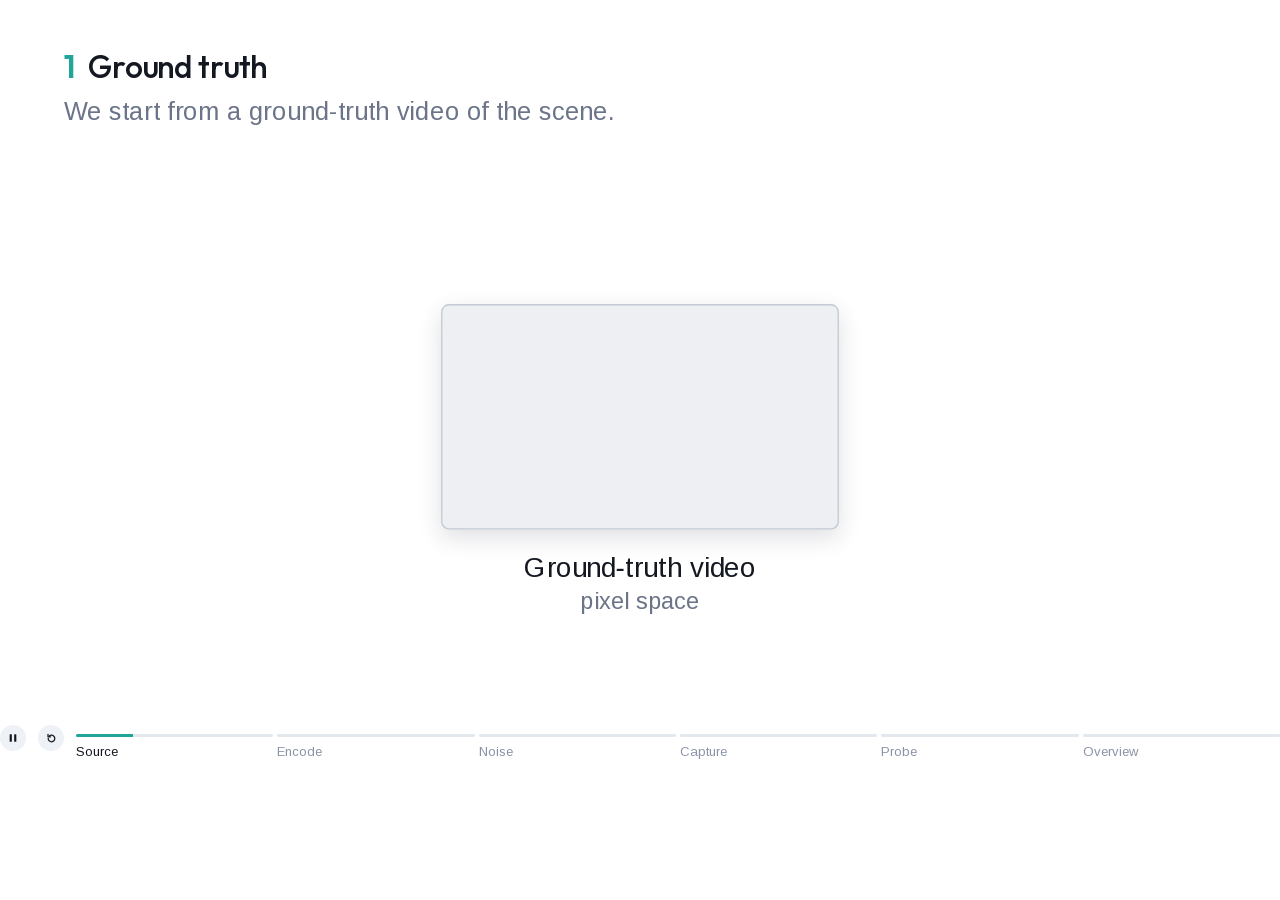
<file: static/pipeline/index.html>
<!doctype html>
<html lang="en">
<head>
<meta charset="utf-8">
<meta name="viewport" content="width=device-width, initial-scale=1">
<title>Probing pipeline</title>
<!-- engine.js is engine.jsx run through Babel (preset-react); edit the .jsx and recompile -->
<style>
  @font-face { font-family: 'Arimo'; font-weight: 400; src: url(fonts/Arimo-Regular-latin.woff2) format('woff2'); }
  @font-face { font-family: 'Outfit'; font-weight: 500 600; src: url(fonts/Outfit-latin.woff2) format('woff2'); }
  @font-face { font-family: 'KaTeX_Main'; font-weight: 400; src: url(fonts/KaTeX_Main-Regular.woff2) format('woff2'); }
  @font-face { font-family: 'KaTeX_Math'; font-style: italic; font-weight: 400; src: url(fonts/KaTeX_Math-Italic.woff2) format('woff2'); }
  html, body { margin: 0; background: #FFFFFF; }
  .phases { display: flex; align-items: flex-start; gap: 4px; margin-top: 14px; font: 400 13px/1.2 'Arimo', Arial, sans-serif; }
  .phases button { font: inherit; cursor: pointer; border: 0; background: none; padding: 0; color: #8A93A6; }
  .phases button:focus-visible { outline: 2px solid #22A599; outline-offset: 3px; border-radius: 4px; }
  .pp { flex: 0 0 auto; width: 26px; height: 26px; margin: -9px 8px 0 0; border-radius: 50%;
        display: grid; place-items: center; color: #141821 !important; background: #EEF1F5 !important; }
  .pp:hover { background: #E1E6ED !important; }
  .ph { flex: 1 1 0; min-width: 0; text-align: left; }
  .ph .bar { display: block; height: 3px; border-radius: 3px; background: #E3E7EE; overflow: hidden; }
  .ph .fill { display: block; height: 100%; background: #22A599; transform-origin: 0 50%; }
  .ph .lbl { display: block; padding-top: 7px; white-space: nowrap; overflow: hidden; text-overflow: ellipsis; }
  /* a held phase is still playing: a highlight keeps sweeping over its full segment */
  .ph .fill { position: relative; overflow: hidden; }
  .ph.live .fill::after { content: ''; position: absolute; top: 0; bottom: 0; left: 0; width: 35%;
        background: linear-gradient(90deg, transparent, rgba(255,255,255,.85), transparent);
        animation: sweep 1.8s ease-in-out infinite; }
  @keyframes sweep { from { transform: translateX(-100%); } to { transform: translateX(300%); } }
  @media (prefers-reduced-motion: reduce) { .ph.live .fill::after { animation: none; } }
  .cont { position: absolute; right: 14px; bottom: 12px; display: inline-flex; align-items: center; gap: 6px;
          font: 400 13px/1 'Arimo', Arial, sans-serif; padding: 7px 12px 7px 14px; border: 0; border-radius: 999px;
          background: #22A599; color: #fff; cursor: pointer; box-shadow: 0 2px 8px rgba(20,28,48,.12); }
  .cont:hover { background: #1B8A80; }
  .cont:focus-visible { outline: 2px solid #22A599; outline-offset: 2px; }
  .ph:hover .lbl { color: #141821; }
  .ph:hover .bar { background: #D3D9E3; }
  .ph.on .lbl { color: #141821; }
  @media (max-width: 480px) { .phases { font-size: 11px; } .pp { margin-right: 4px; } }
</style>
</head>
<body>
<div id="root"></div>
<script>
  window.__resources = {"v_dcau": "videos/source.mp4", "v_013e": "videos/latent.mp4", "v_2ppa": "videos/noise_t100.mp4", "v_2xdb": "videos/noise_t200.mp4", "v_opjn": "videos/noise_t300.mp4", "v_s1qn": "videos/noise_t400.mp4", "v_fsy0": "videos/noise_t500.mp4", "v_eu2n": "videos/noise_t600.mp4", "v_ol0w": "videos/noise_t700.mp4", "v_n8bw": "videos/noise_t800.mp4", "v_f3y2": "videos/noise_t900.mp4", "v_hswm": "videos/noise_t1000.mp4"};
  window.OM_SCENES = '[{"name":"Source","dur":3.8,"desc":"The ground-truth clip appears on its own, filling the frame.","nat":3.2},{"name":"Encode","dur":5,"desc":"The camera pulls back and the encoder produces the clean latent next to it.","nat":3.6},{"name":"Noise","dur":5,"desc":"Noise is added to the latent, stepping through every level from t = 100 to t = 1000, then settling at t = 700, then settling at t = 500."},{"name":"Capture","dur":5.6,"desc":"The noised latent enters the diffusion transformer; its blocks light up and the activations we read out appear below."},{"name":"Probe","dur":5,"desc":"The transformer outputs the denoised latent; a linear ridge probe reads the pooled activations out to a physical target quantity."},{"name":"Overview","dur":6.4,"desc":"The camera zooms out to show the whole pipeline end to end.","nat":3.2}]';
  window.OM_PLAYBACK = '{"mode":"loop"}';
</script>
<script src="react.production.min.js"></script>
<script src="react-dom.production.min.js"></script>
<script src="engine.js"></script>
<script src="pipeline.js"></script>
<script>
  ReactDOM.createRoot(document.getElementById('root')).render(React.createElement(Pipeline, { layout: 'classic' }));
  // tell the embedding page how tall this is, whenever that changes
  new ResizeObserver(() => parent.postMessage({figHeight: document.body.offsetHeight}, '*'))
    .observe(document.body);
</script>
</body>
</html>
</file>
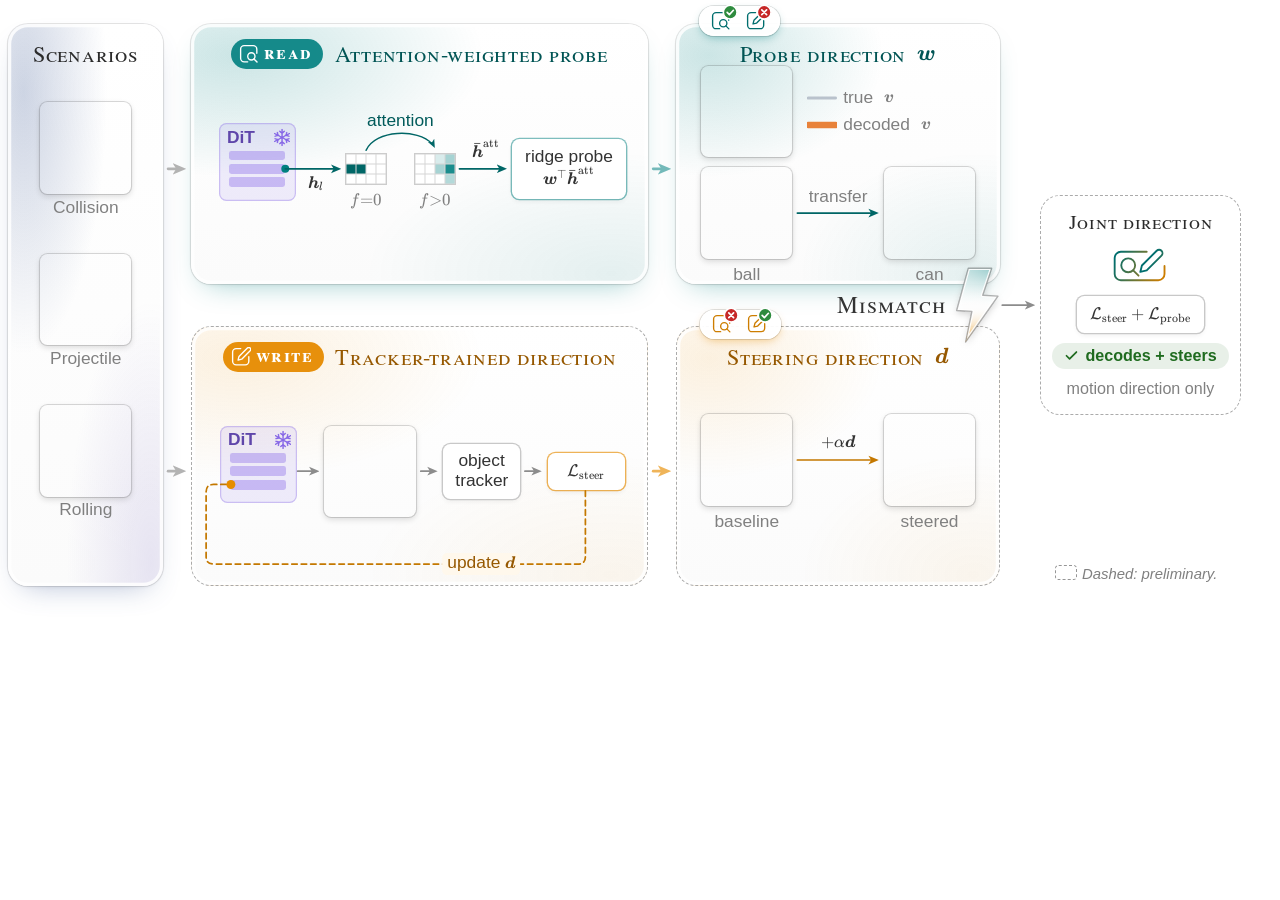
<file: static/teaser/index.html>
<!doctype html>
<!--
  GENERATED from the paper's figures/overview/html/fig1.html (Fig. 1) by a one-off transform
  (layout enlarged for the web): every clip is a 1.3 cm square cut by the same rule
  (one-off crop: 400x400 crop of the 832x480 generation centred on the object's path,
  scaled to 320); scenario, ball/can and probe-direction tiles are looping clips;
  the probe-direction clip is cropped from the paper repo's posts/mockups/readout_t500.mp4
  (Wan 2.1 block 31, out-of-fold region-pooled probes). The figure zooms to the iframe width and
  posts its height (figHeight). WRITE clips: earlier probe-steering run (Wan 2.1 block 21, strength 0.12 vs unsteered), illustrative.
-->
<!--
  Fig. 1 (CVPR) -- HTML prototype of figures/overview/overview_cvpr.tex.
  Same content, notation and assets; layout by CSS grid/flex, connectors drawn
  by the script at the bottom from the laid-out element boxes.
  Decodability is shown qualitatively (no data): true vs decoded velocity arrows on
  figures/appetizer/rolling_static.png; the true arrow follows the trail in rolling.png.
  No numbers anywhere in the figure.
  Export:  ./render.sh  (headless Chrome --print-to-pdf) -> ../overview_cvpr_html.pdf,
  which sec/1_intro.tex includes.  Images are the repo's own (../../appetizer/, ../);
  fonts/ = TeX Gyre Termes (GUST Font License), vendor/katex = KaTeX 0.16.11 (MIT).
-->
<html lang="en">
<head>
<meta charset="utf-8">
<title>Overview</title>
<meta name="viewport" content="width=device-width, initial-scale=1">
<link rel="stylesheet" href="vendor/katex/katex.min.css">
<script src="vendor/katex/katex.min.js"></script>
<style>
  @font-face { font-family: Termes; src: url(fonts/texgyretermes-regular.otf); }
  @font-face { font-family: Termes; src: url(fonts/texgyretermes-bold.otf); font-weight: 700; }
  @font-face { font-family: Termes; src: url(fonts/texgyretermes-italic.otf); font-style: italic; }
  :root {
    --read: 0 128 128;          /* c1, teal  */
    --write: 230 140 0;         /* c6!85!red */
    --dit: 135 104 230;         /* c3        */
    --ink: #333;
    --muted: #808080;
    --ok: #1f6b1f;
    --no: #bf1f1f;
  }
  * { box-sizing: border-box; margin: 0; padding: 0; }
  html, body { background: #fff; -webkit-print-color-adjust: exact; print-color-adjust: exact; }
  body { overflow: hidden;
         font: 7pt/1.15 "Helvetica Neue", Helvetica, Arial, sans-serif; color: var(--ink); }
  header, .tag, .hdr { font-family: Termes, "Times New Roman", serif; }
  .katex { font-size: 1.0em; }
  .sc-caps { font-variant-caps: small-caps; }

  #fig { position: relative; width: 18.2cm; height: 8.75cm; padding: .34cm .12cm .41cm;
         display: grid; grid-template-columns: 2.2cm 6.5cm 4.6cm 3.2cm;
         grid-template-rows: 3.7cm 3.7cm; column-gap: .4cm; row-gap: .6cm; }

  /* ------------------------------------------------ glass cards */
  .card { --a: 120 120 120; --b: 160 160 160; --ga: .14; --gb: .10;
          position: relative; border-radius: 8pt; display: flex; flex-direction: column;
          padding: 7pt 5pt 5pt;
          background:
            radial-gradient(75% 65% at 10% 12%, rgb(var(--a) / var(--ga)), transparent 72%),
            radial-gradient(75% 65% at 92% 96%, rgb(var(--b) / var(--gb)), transparent 72%),
            linear-gradient(180deg, #fff, #fbfbfb);
          box-shadow:
            0 0 0 .45pt rgb(0 0 0 / .10),
            0 .6pt 1.2pt rgb(0 0 0 / .05),
            0 5pt 12pt -6pt rgb(var(--a) / .45),
            inset 0 0 0 1.3pt rgb(255 255 255 / .85); }
  .card.sc    { grid-area: 1 / 1 / 3 / 2; --a: 64 92 150; --b: 120 104 190; --ga: .26; --gb: .16; }
  .card.read  { --a: var(--read);  --b: var(--read);  --ga: .20; --gb: .09; }
  .card.write { --a: var(--write); --b: var(--write); --ga: .12; --gb: .06; }
  /* preliminary (tracker-trained direction and everything downstream): dashed outline, no glow, as the joint card */
  .card.write, .card.joint { border: .6pt dashed rgb(150 150 150 / .8); box-shadow: inset 0 0 0 1.3pt rgb(255 255 255 / .85); }
  /* joint: a small preliminary aside, not a result column -- dashed outline, no tint, centred on the mismatch */
  .card.joint { grid-area: 1 / 4 / 3 / 5; align-self: center; justify-self: center; width: 2.85cm; padding: 6pt 5pt 7pt;
                background: #fff; }

  header { display: flex; align-items: center; justify-content: center; gap: 4.5pt; height: 10pt; flex: none;
           font-size: 9pt; font-variant-caps: small-caps; letter-spacing: .035em; white-space: nowrap; }
  .tag { display: inline-flex; align-items: center; gap: 2pt; font-size: 7.5pt; font-weight: 700;
         font-variant-caps: all-small-caps; letter-spacing: .08em;
         padding: 1.6pt 4.2pt 1.8pt 3.2pt; border-radius: 99pt; color: #fff; }
  .tag .ic { width: 8pt; height: 8pt; }
  .tag .tt { position: relative; top: -.85pt; }   /* small caps have no ascenders: lift them to the pill's centre */
  .read  header { color: rgb(0 84 84); }  .read  .tag { background: rgb(var(--read) / .9); }
  .write header { color: rgb(150 88 0); } .write .tag { background: rgb(var(--write) / .95); }
  .sc header, .joint header { color: #2b2b2b; }
  .ic { display: inline-block; }  .ic svg { display: block; width: 100%; height: 100%; }

  .body { position: relative; flex: 1; display: flex; align-items: center; }

  /* ------------------------------------------------ pieces */
  .tile { position: relative; border-radius: 3pt; overflow: hidden; flex: none;
          box-shadow: 0 0 0 .45pt rgb(0 0 0 / .14), 0 1pt 2.5pt rgb(0 0 0 / .14); }
  .tile img, .tile video { display: block; width: 100%; height: 100%; object-fit: cover; }
  .cap { position: absolute; top: 100%; left: 50%; transform: translateX(-50%);
         padding-top: 2.5pt; color: var(--muted); white-space: nowrap; }
  .hold { position: relative; flex: none; }

  .sc .body { flex-direction: column; justify-content: space-evenly; padding-bottom: 7pt; }
  .sc .tile { width: 1.3cm; height: 1.3cm; }
  .sc .hold { display: flex; flex-direction: column; align-items: center; }
  .sc .cap { position: static; transform: none; padding-top: 1.5pt; }

  .dit { position: relative; width: 1.1cm; height: 1.1cm; border-radius: 3pt; flex: none;
         background: rgb(var(--dit) / .12); box-shadow: inset 0 0 0 .5pt rgb(var(--dit) / .35);
         display: flex; flex-direction: column; justify-content: center; gap: .5mm; align-items: center; }
  .dit b { position: absolute; top: .7mm; left: 1.2mm; font-size: 7pt; font-weight: 700; color: rgb(95 70 170); }
  .dit img { position: absolute; top: .8mm; right: .9mm; width: 2.2mm; }
  .dit i { display: block; width: 8mm; height: 1.4mm; border-radius: 1pt; background: rgb(var(--dit) / .38); }
  .dit .pad { height: 1.4mm; background: none; }
  /* bars sit lower, clear of the label: the top pad is 2 mm taller, so the box moves up by
     half of that and bar 2 stays on the row's centre line */
  .dit i.pad:first-of-type { height: 3.4mm; }
  .dit { transform: translateY(-1mm); }   /* keeps bar 2 on the centre line */

  .grid { display: grid; grid-template-columns: repeat(4, 1.4mm); grid-template-rows: repeat(3, 1.4mm);
          box-shadow: 0 0 0 .4pt #ccc; background: #fff; }
  .grid span { box-shadow: inset 0 0 0 .2pt #d6d6d6; }

  .box { flex: none; background: #fff; border-radius: 3pt; text-align: center;
         padding: 3pt 5pt; box-shadow: 0 0 0 .55pt var(--bc, #c8c8c8), 0 1pt 2pt rgb(0 0 0 / .06); }
  .read .box  { --bc: rgb(var(--read) / .5); }
  .loss       { --bc: rgb(var(--write) / .65) !important; }

  .pill { display: inline-flex; align-items: center; gap: 2.5pt; font-size: 7.5pt; font-weight: 600; color: var(--ok);
          background: rgb(31 107 31 / .10); padding: 1.8pt 6pt; border-radius: 99pt; }

  /* read / write verdict of the whole card: a round glass tab across the card's top-left border,
     60% above the edge so it clears the title */
  .tab { position: absolute; top: calc(-.6 * .42cm); left: 9pt; z-index: 2; display: flex; gap: 6pt; align-items: center;
         height: .42cm; padding: 0 6pt 0 5pt; border-radius: 99pt; background: rgb(255 255 255 / .94);
         box-shadow: 0 0 0 .45pt rgb(0 0 0 / .12), 0 1.5pt 4pt -1pt rgb(var(--a) / .45), inset 0 0 0 1pt #fff; }
  .status { position: relative; width: .28cm; height: .28cm; }

  .read .status { color: rgb(0 110 110); }  .write .status { color: rgb(205 125 0); }
  .status > svg { position: absolute; right: -2.6pt; top: -2.6pt; width: 5.8pt; height: 5.8pt; overflow: visible; }

  /* result cards: content column + status column */
  .res .body { display: grid; grid-template-columns: minmax(0, 1fr); grid-template-rows: auto auto; align-content: space-evenly; row-gap: 4pt;
               align-items: center; justify-items: center; }
  .plot { position: relative; width: 2.2cm; height: 1.1cm; margin-left: 4pt;
          border-left: .5pt solid #b3b3b3; border-bottom: .5pt solid #b3b3b3; }
  .plot img { position: absolute; left: 0; bottom: 0; width: 100%; height: 100%; }
  .plot .yl { position: absolute; left: -4pt; top: 50%; transform: translate(-50%,-50%) rotate(-90deg);
              color: var(--muted); }
  .plot .xl { position: absolute; top: 100%; left: 50%; transform: translateX(-50%); padding-top: 1.5pt;
              color: var(--muted); white-space: nowrap; }
  .velrow { display: flex; align-items: center; gap: 6pt; width: 3.9cm; }   /* = pair: .7 + 1.12 + .7 */
  .tile.vel { width: 1.3cm; height: 1.3cm; }
  .tile.vel svg { position: absolute; inset: 0; width: 100%; height: 100%; overflow: visible; }
  .key { display: flex; flex-direction: column; gap: 2pt; color: var(--muted); }
  .key > span { display: flex; align-items: center; gap: 2.5pt; white-space: nowrap; }
  .key .kh { color: #6e6e6e; }
  .pair { display: flex; gap: 1.3cm; margin-bottom: 9pt; }   /* room for the captions */
  #writeR .body { grid-template-rows: auto; }   /* one row: the pair sits on the card's centre */
  .pair .tile { width: 1.3cm; height: 1.3cm; }   /* every clip: same 1.3 cm square, same crop (crop_tiles.py) */

  .joint header { font-size: 8pt; height: auto; }
  .joint .body { flex-direction: column; justify-content: center; gap: 4pt; margin-top: 5pt; }
  .joint .pill { font-size: 6.5pt; padding: 1.5pt 5pt; white-space: nowrap; }
  .fdash { display: inline-block; width: 9pt; height: 6pt; vertical-align: -.5pt; margin-right: 2pt;
           border: .6pt dashed rgb(150 150 150); border-radius: 1.5pt; }
  .joint .scope { color: var(--muted); text-align: center; white-space: nowrap; font-size: 6.5pt; }
  .fnote { position: absolute; right: .2cm; bottom: .45cm; width: 3.0cm; line-height: 1.25; color: var(--muted); font-size: 6pt; font-style: italic; }

  #wires { position: absolute; inset: 0; width: 100%; height: 100%; pointer-events: none; overflow: visible; }
  .wl { position: absolute; transform: translate(-50%, -50%); white-space: nowrap; line-height: 1; }
</style>
</head>
<body>
<div id="fig">

  <!-- ===================================================== scenarios -->
  <section class="card sc">
    <header>Scenarios</header>
    <div class="body">
      <div class="hold"><div class="tile"><video src="scene_collision.mp4" autoplay muted loop playsinline preload="auto" aria-label="collision"></video></div><div class="cap">Collision</div></div>
      <div class="hold"><div class="tile"><video src="scene_projectile.mp4" autoplay muted loop playsinline preload="auto" aria-label="projectile"></video></div><div class="cap">Projectile</div></div>
      <div class="hold"><div class="tile"><video src="scene_rolling.mp4" autoplay muted loop playsinline preload="auto" aria-label="rolling"></video></div><div class="cap">Rolling</div></div>
    </div>
  </section>

  <!-- ===================================================== READ -->
  <section class="card read" id="readP">
    <header><span class="tag"><i class="ic" data-ic="read"></i><span class="tt">Read</span></span>Attention-weighted probe</header>
    <div class="body" style="justify-content: space-between; padding: 0 4pt 0 6pt;">
      <div class="dit" id="ditR"><b>DiT</b><img src="snowflake_c3.png"><i class="pad"></i><i></i><i id="tapBar"></i><i></i><i class="pad"></i></div>
      <div style="display:flex; gap: .42cm; margin-left: -.1cm;">
        <div class="hold"><div class="grid" id="g0"></div><div class="cap m">\frame{=}0</div></div>
        <div class="hold"><div class="grid" id="g1"></div><div class="cap m">\frame{>}0</div></div>
      </div>
      <div class="box" id="probeBox" style="width:1.62cm; white-space:nowrap">ridge probe<br><span class="m">\rT{\probe}\attnPool</span></div>
    </div>
  </section>

  <section class="card read res" id="readR">
    <div class="tab"><div class="status"><i class="ic" data-ic="read" style="width:100%;height:100%"></i><svg data-mark="check"></svg></div><div class="status"><i class="ic" data-ic="write" style="width:100%;height:100%"></i><svg data-mark="cross"></svg></div></div>
    <header>Probe direction <span class="m">\probe</span></header>
    <div class="body">
      <div class="velrow"><div class="tile vel">
        <video src="readout_tile.mp4" autoplay muted loop playsinline preload="auto" aria-label="collision with true and decoded velocity arrows"></video></div>
        <div class="key">
          <span><svg width="12pt" height="4pt" viewBox="0 0 12 4"><path d="M.5 2H11.5" stroke="#b9c2cc" stroke-width="1.2" stroke-linecap="round"/></svg>true&nbsp;<span class="m">\vel</span></span>
          <span><svg width="12pt" height="4pt" viewBox="0 0 12 4"><path d="M.5 2H11.5" stroke="#e8823a" stroke-width="2.6" stroke-linecap="round"/></svg>decoded&nbsp;<span class="m">\vel</span></span></div></div>
      <div class="pair" id="pairR">
        <div class="hold"><div class="tile" id="tBall"><video src="transfer_ball.mp4" autoplay muted loop playsinline preload="auto" aria-label="rolling ball"></video></div><div class="cap">ball</div></div>
        <div class="hold"><div class="tile" id="tCan"><video src="transfer_can.mp4" autoplay muted loop playsinline preload="auto" aria-label="rolling can"></video></div><div class="cap">can</div></div>
      </div>
    </div>
  </section>

  <!-- ===================================================== WRITE -->
  <section class="card write" id="writeP" style="grid-area: 2 / 2;">
    <header><span class="tag"><i class="ic" data-ic="write"></i><span class="tt">Write</span></span>Tracker-trained direction</header>
    <div class="body" style="justify-content: space-between; padding: 0 4pt 0 6pt;">
      <div class="dit" id="ditW"><b>DiT</b><img src="snowflake_c3.png"><i class="pad"></i><i></i><i id="outBar"></i><i id="injBar"></i><i class="pad"></i></div>
      <div class="tile" id="gen" style="width:1.3cm; height:1.3cm"><video src="gen_tracked.mp4" autoplay muted loop playsinline preload="auto" aria-label="generated clip with the tracked ball boxed"></video></div>
      <div class="box" id="trk" style="width:1.1cm">object<br>tracker</div>
      <div class="box loss" id="loss" style="width:1.1cm"><span class="m">\Ls_{\mathrm{steer}}</span></div>
    </div>
  </section>

  <section class="card write res" id="writeR" style="grid-area: 2 / 3;">
    <div class="tab"><div class="status"><i class="ic" data-ic="read" style="width:100%;height:100%"></i><svg data-mark="cross"></svg></div><div class="status"><i class="ic" data-ic="write" style="width:100%;height:100%"></i><svg data-mark="check"></svg></div></div>
    <header>Steering direction <span class="m">\steerDir</span></header>
    <div class="body">
      <div class="pair" id="pairW">
        <div class="hold"><div class="tile" id="base"><video src="steer_base.mp4" autoplay muted loop playsinline preload="auto" aria-label="unsteered generation"></video></div><div class="cap">baseline</div></div>
        <div class="hold"><div class="tile" id="steer"><video src="steer_pos0.12.mp4" autoplay muted loop playsinline preload="auto" aria-label="steered generation"></video></div><div class="cap">steered</div></div>
      </div>
    </div>
  </section>

  <!-- ===================================================== joint -->
  <section class="card joint" id="joint">
    <header>Joint direction</header>
    <div class="body">
      <i class="ic" data-ic="joint" style="width:.8cm; height:.57cm"></i>
      <div class="box"><span class="m">\Ls_{\mathrm{steer}}+\Ls_{\mathrm{probe}}</span></div>
      <span class="pill"><i class="ic" data-ic="ok" style="width:6pt;height:6pt"></i>decodes + steers</span>
      <div class="scope">motion direction only</div>
    </div>
  </section>

  <svg id="wires"></svg>
  <div class="fnote"><span class="fdash"></span>Dashed: preliminary.</div>
</div>

<script>
// ---- notation: videoVariables.tex / math_commands.tex
const MACROS = {
  "\\probe": "\\boldsymbol{w}", "\\vel": "\\boldsymbol{v}", "\\steerDir": "\\boldsymbol{d}", "\\act": "\\boldsymbol{h}",
  "\\attnPool": "\\bar{\\boldsymbol{h}}^{\\mathrm{att}}", "\\Ls": "\\mathcal{L}",
  "\\alphastr": "\\alpha", "\\frame": "f", "\\layer": "l", "\\rT": "{#1}^{\\top}",
};
const tex = s => katex.renderToString(s, { macros: MACROS, throwOnError: true });
document.querySelectorAll(".m").forEach(e => e.innerHTML = tex(e.textContent));

// ---- token-frame grids (4 x 3, j counted from the bottom as in the TikZ)
const teal = (s) => `color-mix(in srgb, rgb(0 128 128) ${s}%, white)`;
function grid(id, hot, heat) {
  const g = document.getElementById(id);
  for (let j = 2; j >= 0; j--) for (let i = 0; i < 4; i++) {
    const c = document.createElement("span");
    const h = heat.find(([a, b]) => a === i && b === j);
    if (hot.some(([a, b]) => a === i && b === j)) c.style.background = "rgb(0 102 102)";
    else if (h) c.style.background = teal(h[2]);
    g.appendChild(c);
  }
}
grid("g0", [[0, 1], [1, 1]], []);
grid("g1", [], [[2, 1, 35], [3, 1, 90], [3, 2, 35], [3, 0, 30], [2, 2, 15]]);

// ---- line icons: same motif as read_and_write_symbols.svg, one stroke weight, currentColor
const LENS = (x, y, r) => `<circle cx="${x}" cy="${y}" r="${r}"/><path d="M${x + r * .72} ${y + r * .72} l3 3"/>`;
const PEN = (x, y, k = 1) => `<path transform="translate(${x} ${y}) scale(${k})" d="M7.6 0a1.9 1.9 0 0 1 2.7 2.7l-8.3 8.3-3.6.9.9-3.6z"/>`;
const ICON = {
  read:  `<path d="M20 11.5V7.5A3.5 3.5 0 0 0 16.5 4h-9A3.5 3.5 0 0 0 4 7.5v9A3.5 3.5 0 0 0 7.5 20H11"/>` + LENS(14.6, 14.6, 3.6),
  write: `<path d="M12 4H7.5A3.5 3.5 0 0 0 4 7.5v9A3.5 3.5 0 0 0 7.5 20h9a3.5 3.5 0 0 0 3.5-3.5V12"/>` + PEN(11, 3.4),
  joint: `<path d="M21 4H6.5A3.5 3.5 0 0 0 3 7.5v9A3.5 3.5 0 0 0 6.5 20h21a3.5 3.5 0 0 0 3.5-3.5V12"/>` + LENS(10.6, 11.6, 3.9) + PEN(19, 3.4),
  ok:    `<path d="M4 12.5l5 5L20 6.5"/>`,
};
const VB = { joint: "1.5 2.2 31.6 19.6", ok: "0 0 24 24" };   // others: cropped to the frame
const JG = `<defs><linearGradient id="jg" gradientUnits="userSpaceOnUse" x1="4" y1="6" x2="30" y2="18">
  <stop offset="0" stop-color="rgb(0 110 110)"/><stop offset="1" stop-color="rgb(205 125 0)"/></linearGradient></defs>`;
document.querySelectorAll(".ic").forEach(e => e.innerHTML =
  `<svg viewBox="${VB[e.dataset.ic] || "2.4 2.4 19.6 19.6"}" fill="none" stroke="${e.dataset.ic === "joint" ? "url(#jg)" : "currentColor"}" stroke-width="${{ok: 2.8, joint: 1.05}[e.dataset.ic] || 1.35}" stroke-linecap="round" stroke-linejoin="round">${e.dataset.ic === "joint" ? JG : ""}${ICON[e.dataset.ic]}</svg>`);

// ---- check / cross marks
const MARK = {   // corner badge: filled disc + white glyph, white ring separates it from the icon
  check: `<circle r="4.3" fill="#2e8b3e" stroke="#fff" stroke-width="1"/><path d="M-1.9 .1 L-.5 1.5 L2 -1.2" stroke="#fff" stroke-width="1.05" fill="none" stroke-linecap="round" stroke-linejoin="round"/>`,
  cross: `<circle r="4.3" fill="#c62828" stroke="#fff" stroke-width="1"/><path d="M-1.5 -1.5 L1.5 1.5 M-1.5 1.5 L1.5 -1.5" stroke="#fff" stroke-width="1.05" fill="none" stroke-linecap="round"/>`,
};
document.querySelectorAll("svg[data-mark]").forEach(s => {
  s.setAttribute("viewBox", "-4.5 -4.5 9 9"); s.innerHTML = MARK[s.dataset.mark];
});

// ---- connectors, drawn from the laid-out boxes
function wires() {
const fig = document.getElementById("fig"), W = document.getElementById("wires");
const PT = 96 / 72, NS = "http://www.w3.org/2000/svg";
const F = fig.getBoundingClientRect();
W.setAttribute("viewBox", `0 0 ${F.width} ${F.height}`);
const R = (el) => { const r = (typeof el === "string" ? document.getElementById(el) : el).getBoundingClientRect();
  return { l: r.left - F.left, r: r.right - F.left, t: r.top - F.top, b: r.bottom - F.top,
           cx: (r.left + r.right) / 2 - F.left, cy: (r.top + r.bottom) / 2 - F.top }; };
const card = (sel) => R(document.querySelector(sel));
const bodyMid = (id) => R(document.querySelector(`#${id} .body`)).cy;

const defs = document.createElementNS(NS, "defs"); W.appendChild(defs);
const heads = {};
function head(col, size) {
  const k = col + size; if (heads[k]) return heads[k];
  const m = document.createElementNS(NS, "marker"), id = "h" + Object.keys(heads).length;
  m.setAttribute("id", id); m.setAttribute("viewBox", "0 0 10 10"); m.setAttribute("refX", "10");
  m.setAttribute("refY", "5"); m.setAttribute("markerUnits", "userSpaceOnUse");
  m.setAttribute("markerWidth", size); m.setAttribute("markerHeight", size); m.setAttribute("orient", "auto");
  m.innerHTML = `<path d="M0 .8 L10 5 L0 9.2 L2.6 5 Z" fill="${col}"/>`;
  defs.appendChild(m); return heads[k] = id;
}
function path(d, { col = "#8c8c8c", w = .7, tip = 4.2, dash = null } = {}) {
  const p = document.createElementNS(NS, "path");
  p.setAttribute("d", d); p.setAttribute("fill", "none"); p.setAttribute("stroke", col);
  p.setAttribute("stroke-width", w * PT); p.setAttribute("stroke-linecap", "round");
  p.setAttribute("stroke-linejoin", "round");
  if (dash) p.setAttribute("stroke-dasharray", dash.map(x => x * PT).join(" "));
  W.appendChild(p);
  if (tip) {   // hide the last 60% of the head length of the stroke, so no line pokes past the tip
    p.setAttribute("marker-end", `url(#${head(col, tip * PT)})`);
    const L = p.getTotalLength(); p.setAttribute("stroke-dasharray", `${L - .6 * tip * PT} ${L}`);
  }
  return p;
}
function label(x, y, html, style = "") {
  const d = document.createElement("div"); d.className = "wl"; d.innerHTML = html;
  d.style.cssText = `left:${x}px; top:${y}px; ${style}`; fig.appendChild(d); return d;
}
function dot(x, y, col, r) {
  const c = document.createElementNS(NS, "circle");
  c.setAttribute("cx", x); c.setAttribute("cy", y); c.setAttribute("r", r * PT); c.setAttribute("fill", col);
  W.appendChild(c);
}
const g = 2 * PT;                                  // clearance at arrow ends
const TEAL = "rgb(0 102 102)", AMBER = "rgb(196 120 0)";

// scenarios -> process -> results, on each row's centre line
const yR = bodyMid("readP"), yW = bodyMid("writeP");
const sc = card(".card.sc"), pR = R("readP"), rR = R("readR"), pW = R("writeP"), rW = R("writeR"), jo = R("joint");
for (const y of [yR, yW]) path(`M${sc.r + g} ${y} H${pR.l - g}`, { col: "#b3b3b3", w: 1.1, tip: 5.5 });
path(`M${pR.r + g} ${yR} H${rR.l - g}`, { col: "rgb(115 185 185)", w: 1.1, tip: 5.5 });
path(`M${pW.r + g} ${yW} H${rW.l - g}`, { col: "rgb(239 180 89)", w: 1.1, tip: 5.5 });

// READ: tap -> grid -> (attention) -> grid -> probe
const tb = R("tapBar"), g0 = R("g0"), g1 = R("g1"), pb = R("probeBox");
dot(tb.r, tb.cy, "rgb(0 128 128)", 1.6);
path(`M${tb.r} ${tb.cy} H${g0.l - g}`, { col: TEAL });
label((tb.r + g0.l) / 2, tb.cy + 6 * PT, tex("\\act_\\layer"));
path(`M${g1.r + g} ${g1.cy} H${pb.l - g}`, { col: TEAL });
label((g1.r + pb.l) / 2 + 1 * PT, g1.cy - 7 * PT, tex("\\attnPool"));
const ay = g0.t - 1.5 * PT;
path(`M${g0.cx} ${ay} C${g0.cx + 4 * PT} ${ay - 9 * PT}, ${g1.cx - 4 * PT} ${ay - 9 * PT}, ${g1.cx} ${ay - g / 2}`, { col: TEAL, w: .55, tip: 3.4 });
label((g0.cx + g1.cx) / 2, ay - 12 * PT, "attention", "color: rgb(0 90 90)");

// READ result: ball -> can
const tBall = R("tBall"), tCan = R("tCan");
path(`M${tBall.r + g} ${tBall.cy} H${tCan.l - g}`, { col: TEAL });
label((tBall.r + tCan.l) / 2, tBall.cy - 6.5 * PT, "transfer", "color: var(--muted);");

// WRITE: DiT -> generated video -> tracker -> loss, and the update loop
const dW = R("ditW"), ob = R("outBar"), ib = R("injBar"), gen = R("gen"), trk = R("trk"), loss = R("loss");
path(`M${dW.r} ${ob.cy} H${gen.l - g}`);
path(`M${gen.r + g} ${gen.cy} H${trk.l - g}`);
path(`M${trk.r + g} ${trk.cy} H${loss.l - g}`);
const yLoop = pW.b - 9 * PT, xLoop = pW.l + 6 * PT, rc = 3 * PT;
path(`M${loss.cx} ${loss.b + 1} V${yLoop - rc} Q${loss.cx} ${yLoop} ${loss.cx - rc} ${yLoop} H${xLoop + rc}
      Q${xLoop} ${yLoop} ${xLoop} ${yLoop - rc} V${ib.cy + rc} Q${xLoop} ${ib.cy} ${xLoop + rc} ${ib.cy} H${ib.l}`,
     { col: AMBER, w: .7, tip: 0, dash: [2.2, 1.6] });
dot(ib.l, ib.cy, "rgb(230 140 0)", 1.8);
label(trk.cx, yLoop, "update&nbsp;" + tex("\\steerDir"),
      "color: rgb(150 88 0); background: #fff8ec; padding: 0 2pt; border-radius: 2pt;");

// WRITE result: baseline -> steered
const bs = R("base"), st = R("steer");
path(`M${bs.r + g} ${bs.cy} H${st.l - g}`, { col: AMBER });
label((bs.r + st.l) / 2, bs.cy - 7 * PT, tex("+\\alphastr\\steerDir"));

// mismatch: bolt on the result cards' right edge, arrow into the joint card
const yGap = (rR.b + rW.t) / 2, xb = rR.r - .32 * 37.8;
const B = [[-.122, .5], [.195, .5], [.073, .134], [.28, .122], [-.159, -.5], [-.073, -.085], [-.28, -.073]];
const s = 1.05 * 37.8;
// liquid glass, like the cards: frosted white body tinted teal (top, READ) -> amber (bottom, WRITE),
// a sheen on the upper half, a white inner rim, a hairline outline and a soft shadow
const bd = "M" + B.map(([x, y]) => `${xb + x * s} ${yGap - y * s}`).join(" L") + " Z";
const by0 = yGap - s / 2, by1 = yGap + s / 2;
defs.insertAdjacentHTML("beforeend", `
  <linearGradient id="boltTint" gradientUnits="userSpaceOnUse" x1="${xb}" y1="${by0}" x2="${xb}" y2="${by1}">
    <stop offset="0" stop-color="rgb(0 128 128)" stop-opacity=".7"/>
    <stop offset=".52" stop-color="#fff" stop-opacity="0"/>
    <stop offset="1" stop-color="rgb(230 140 0)" stop-opacity=".8"/></linearGradient>
  <linearGradient id="boltSheen" gradientUnits="userSpaceOnUse" x1="${xb - s * .3}" y1="${by0}" x2="${xb + s * .1}" y2="${yGap + s * .05}">
    <stop offset="0" stop-color="#fff" stop-opacity=".75"/><stop offset="1" stop-color="#fff" stop-opacity="0"/></linearGradient>
  <clipPath id="boltClip"><path d="${bd}"/></clipPath>
  <filter id="boltShadow" x="-50%" y="-30%" width="200%" height="160%">
    <feDropShadow dx="0" dy="${1.2 * PT}" stdDeviation="${1.6 * PT}" flood-color="#000" flood-opacity=".18"/></filter>`);
W.insertAdjacentHTML("beforeend", `
  <path d="${bd}" fill="#fff" fill-opacity=".9" filter="url(#boltShadow)"/>
  <path d="${bd}" fill="url(#boltTint)"/>
  <path d="${bd}" fill="url(#boltSheen)"/>
  <path d="${bd}" fill="none" stroke="#fff" stroke-width="${1.5 * PT}" stroke-opacity=".9" stroke-linejoin="round" clip-path="url(#boltClip)"/>
  <path d="${bd}" fill="none" stroke="#000" stroke-opacity=".3" stroke-width="${.55 * PT}" stroke-linejoin="round"/>`);
label(rR.r - .77 * 37.8, yGap, "<span class=hdr>Mismatch</span>", "transform: translate(-100%,-50%); font-size: 9.5pt; font-variant-caps: small-caps; letter-spacing: .035em;");
path(`M${rR.r + 1 * PT} ${yGap} H${jo.l - g}`, { col: "#8c8c8c", w: .7, tip: 4.2, dash: [2.2, 1.6] });
}

// ---- web: wires are measured at zoom 1, then the figure is zoomed to the frame width
// (CSS zoom re-lays out at the new size, so text and clips stay sharp; a transform would blur)
let W0, H0;
function fit() {
  const f = document.getElementById("fig"), s = innerWidth / W0, h = Math.ceil(H0 * s);
  f.style.zoom = s;
  document.body.style.height = h + "px";
  parent.postMessage({ figHeight: h }, "*");
}
document.fonts.ready.then(() => {
  const f = document.getElementById("fig"); W0 = f.offsetWidth; H0 = f.offsetHeight;
  wires(); fit(); addEventListener("resize", fit);
});
</script>
</body>
</html>
</file>
